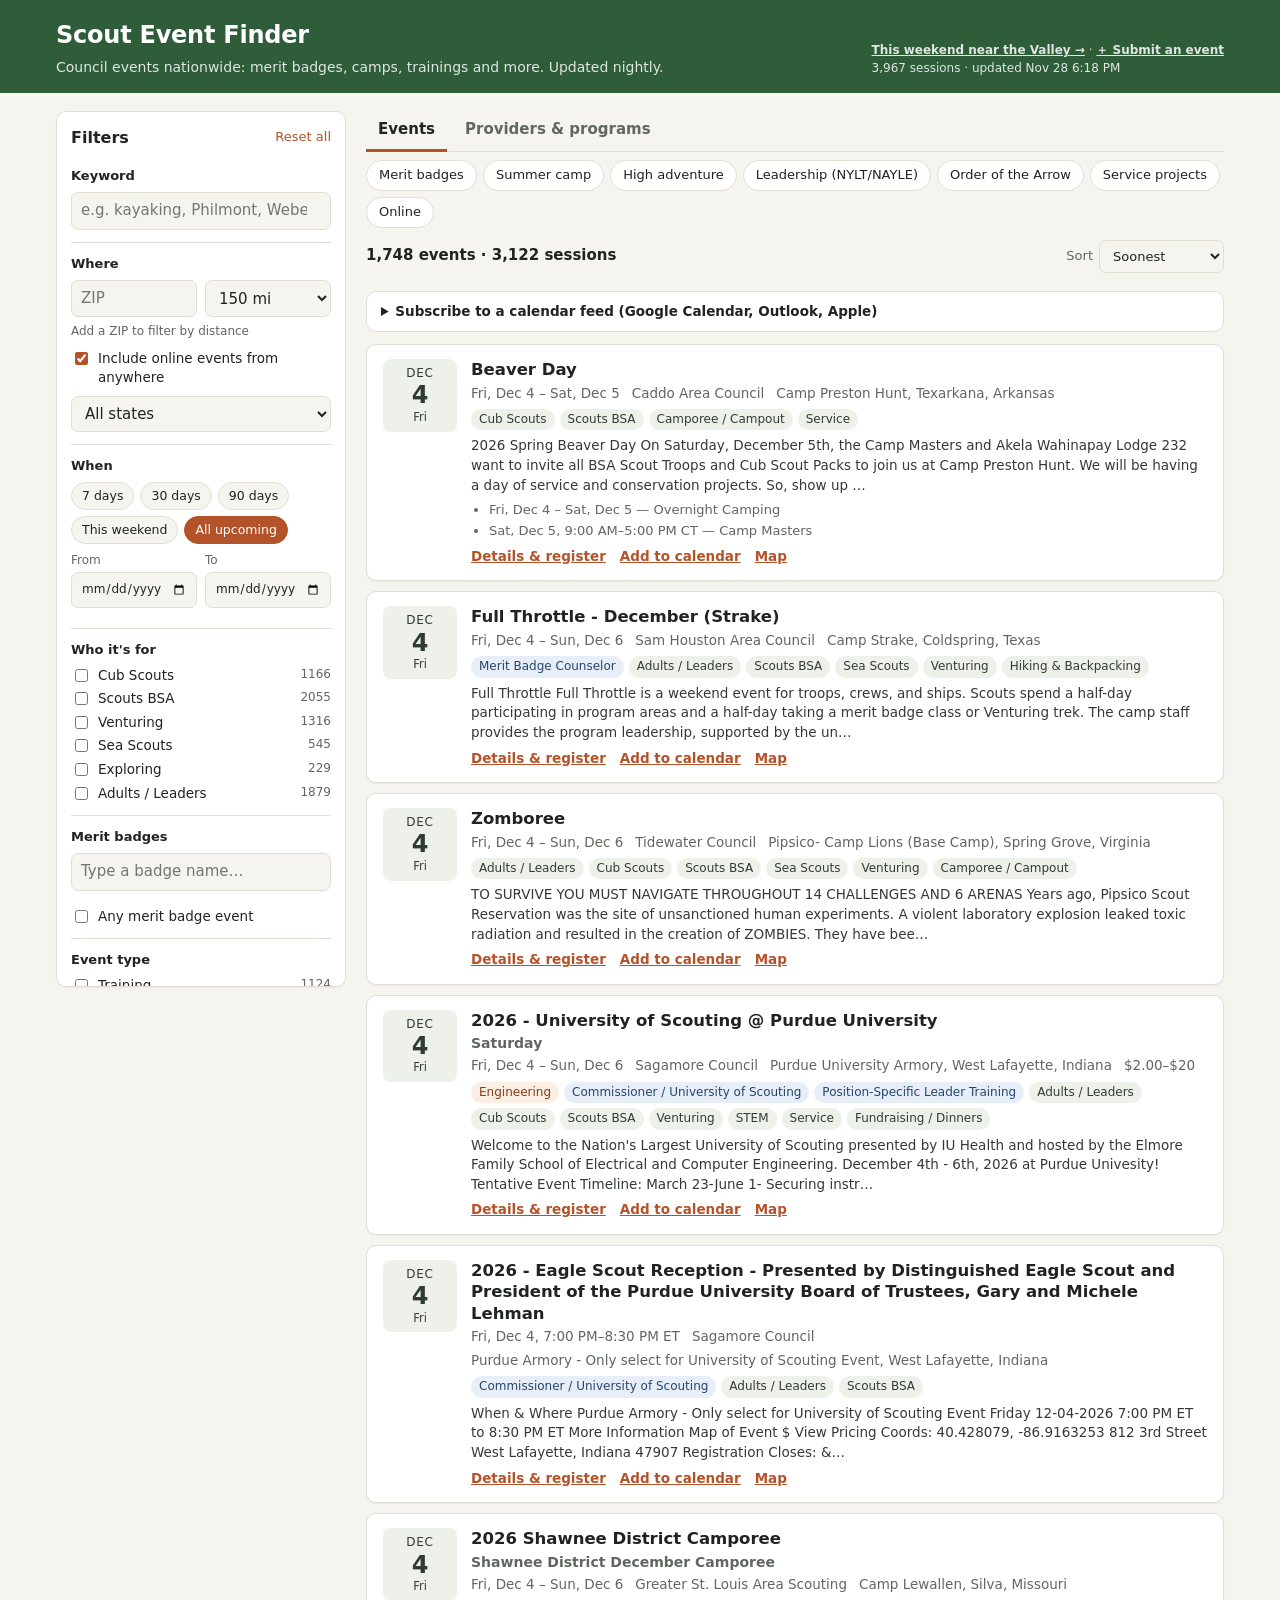
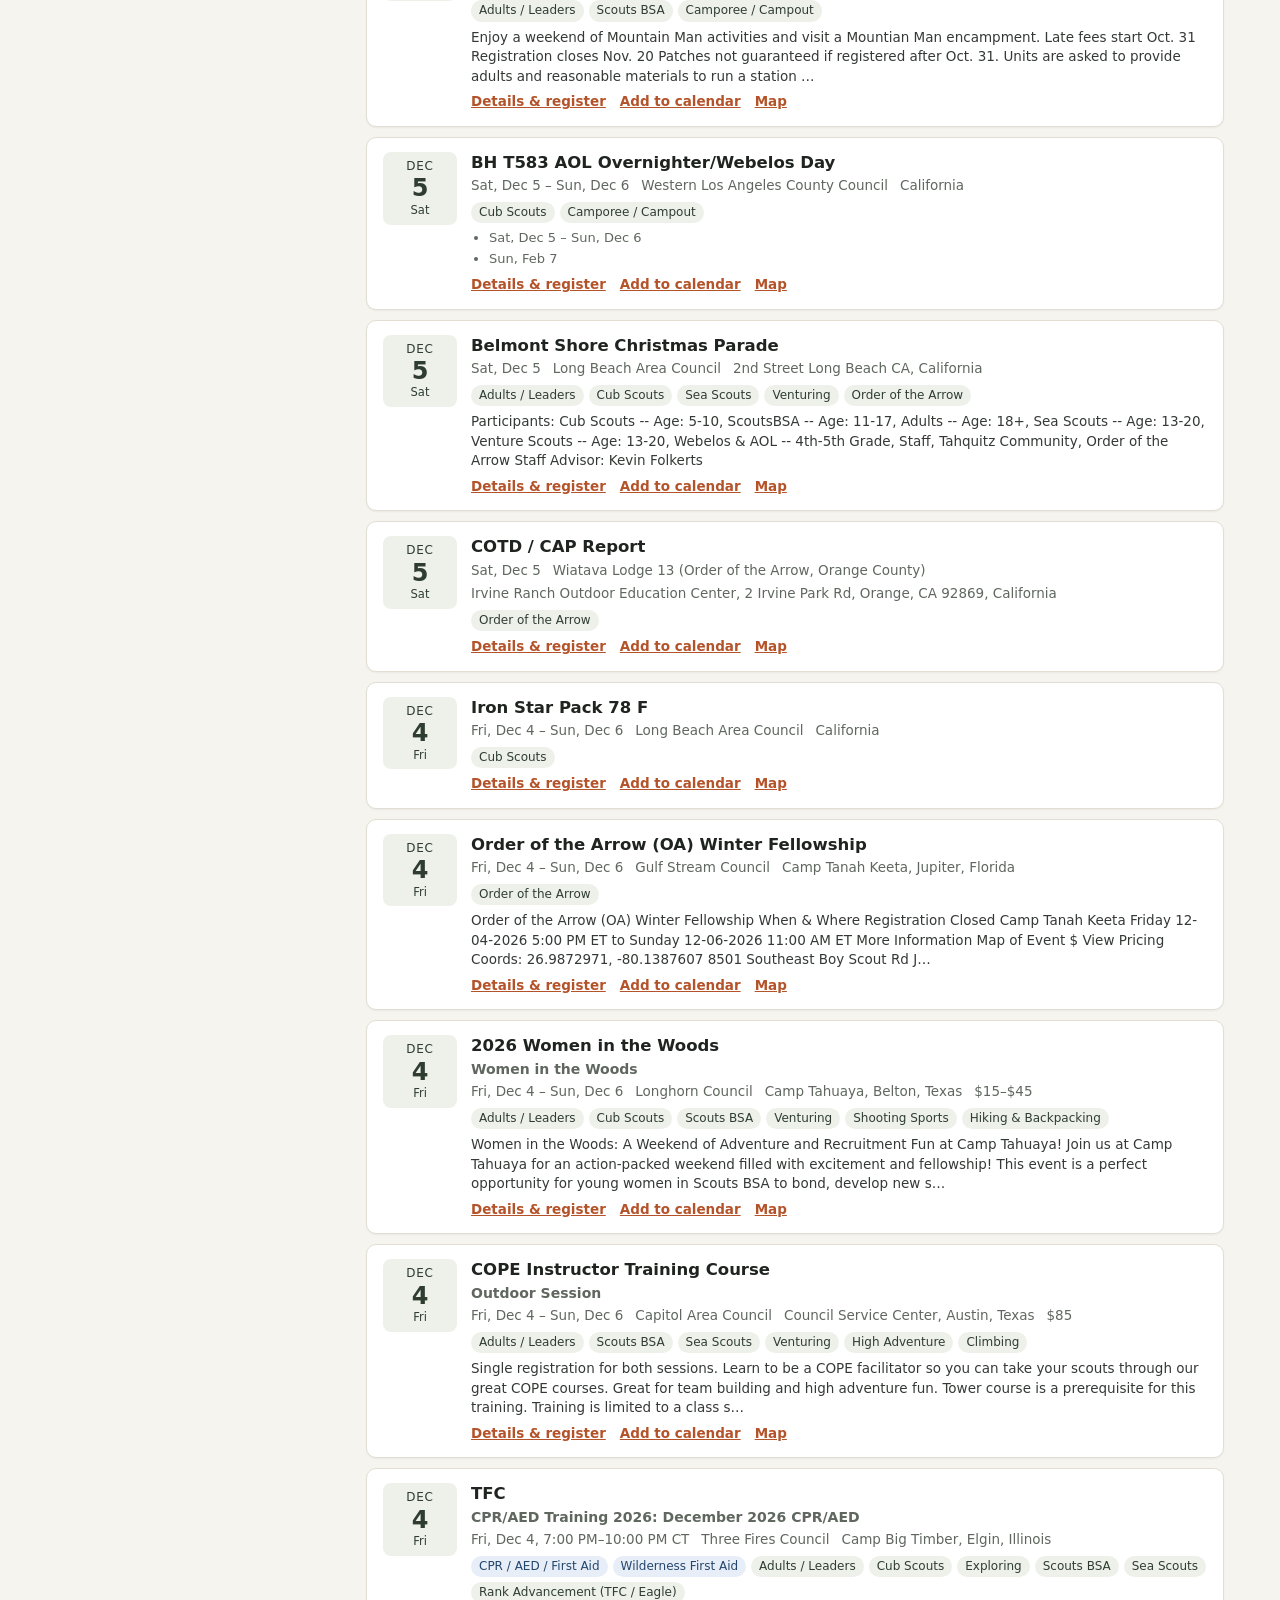
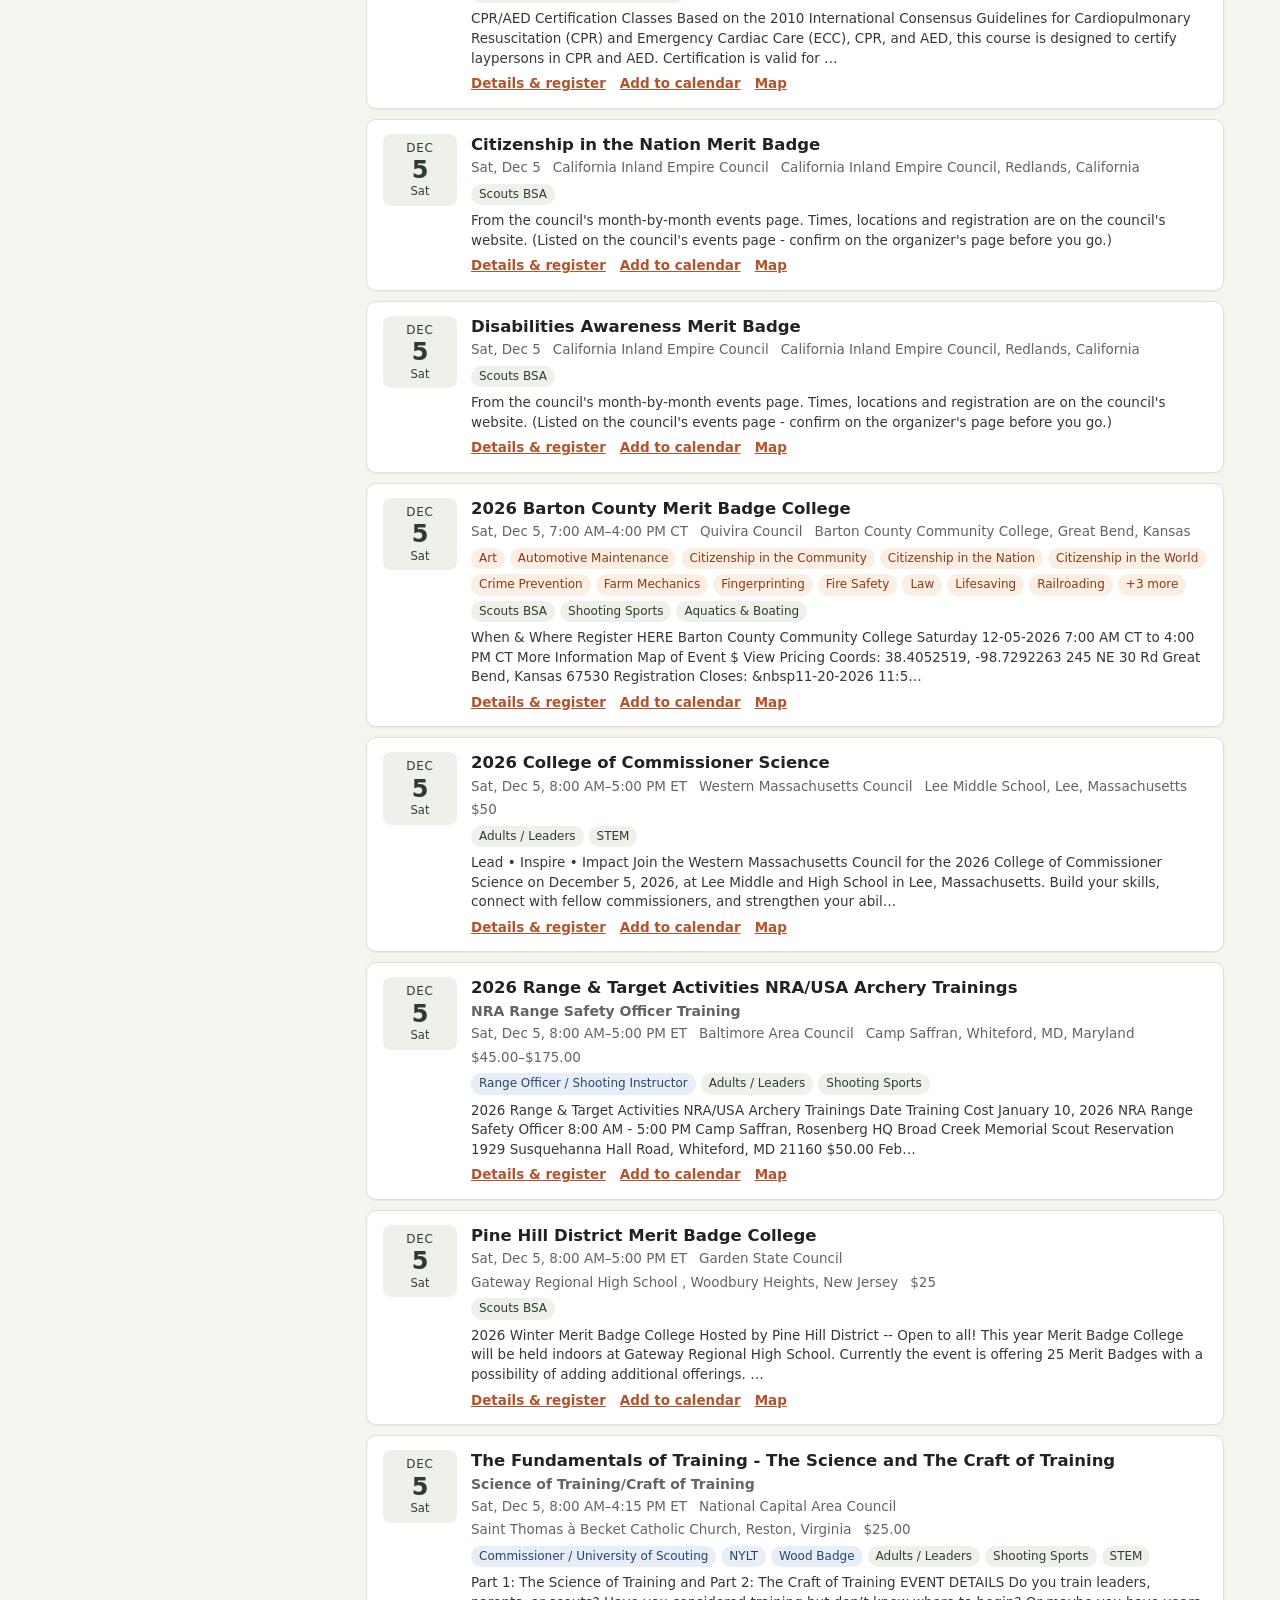
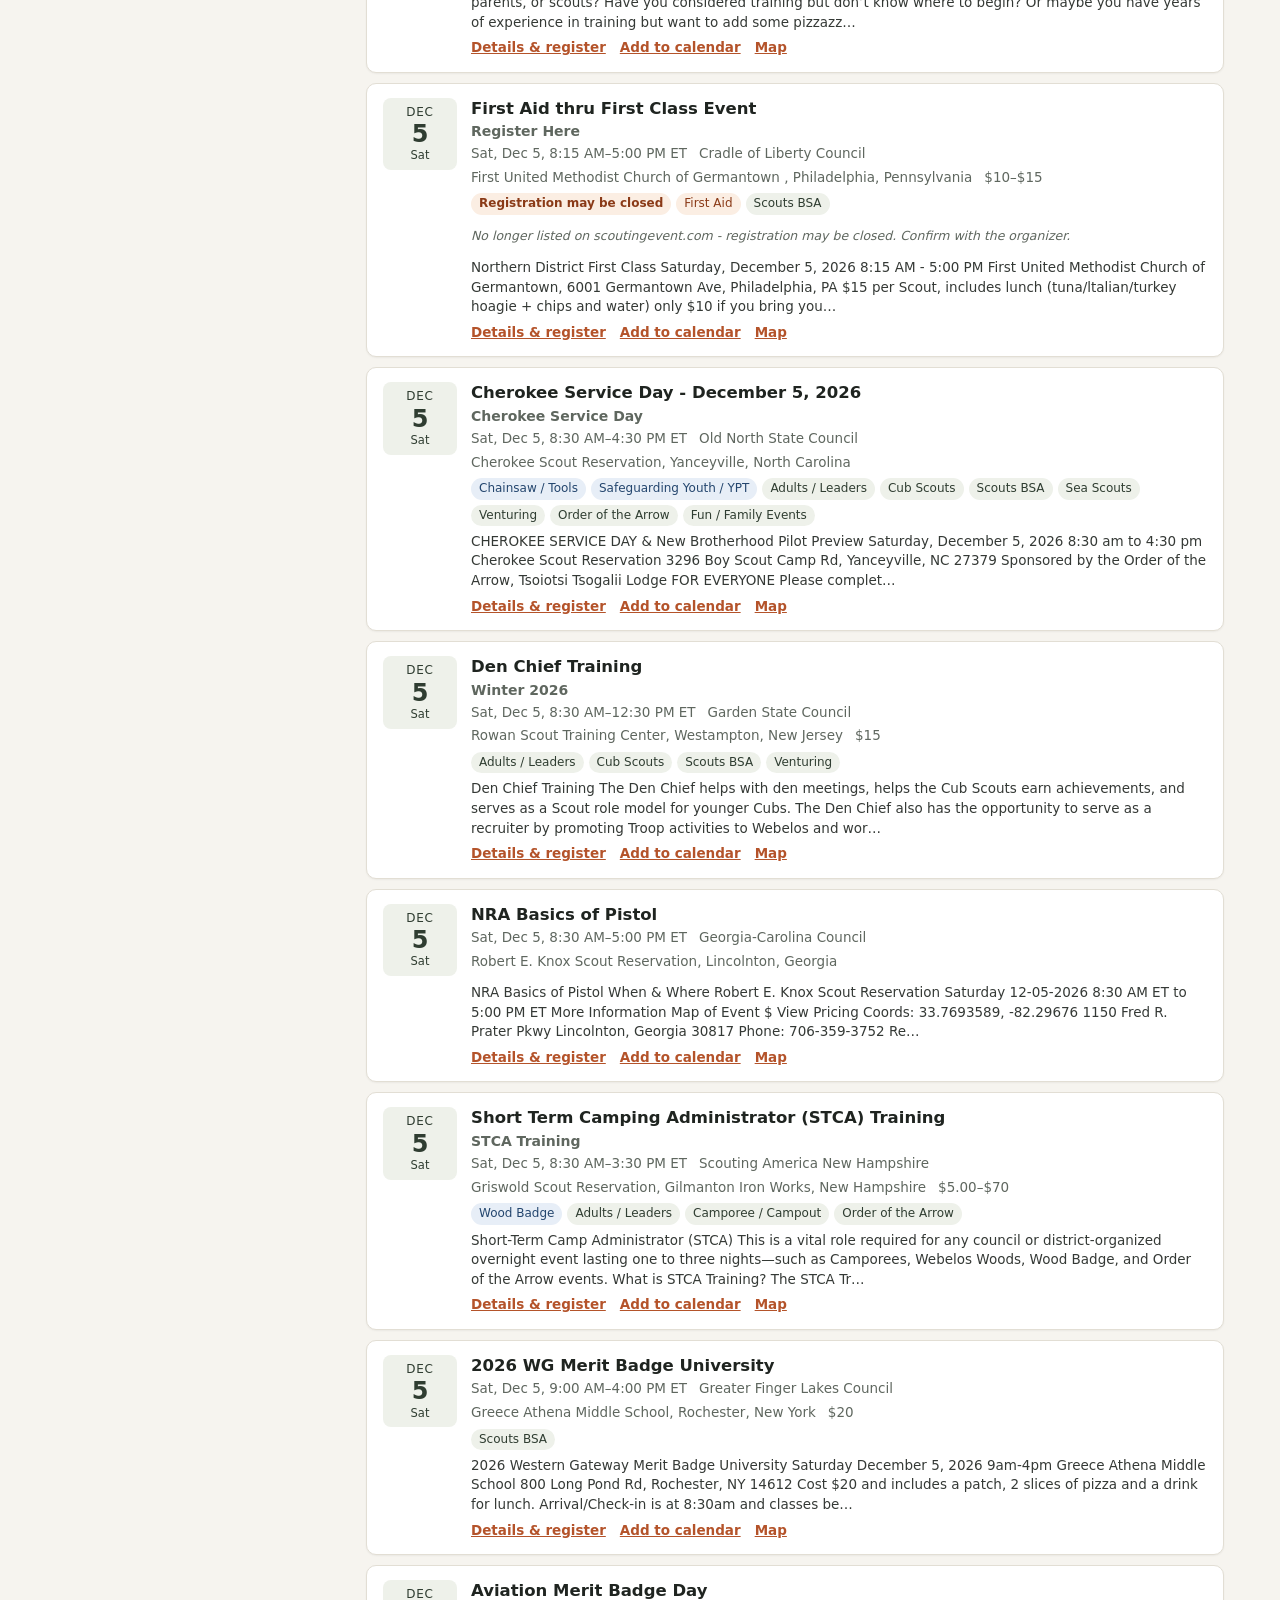
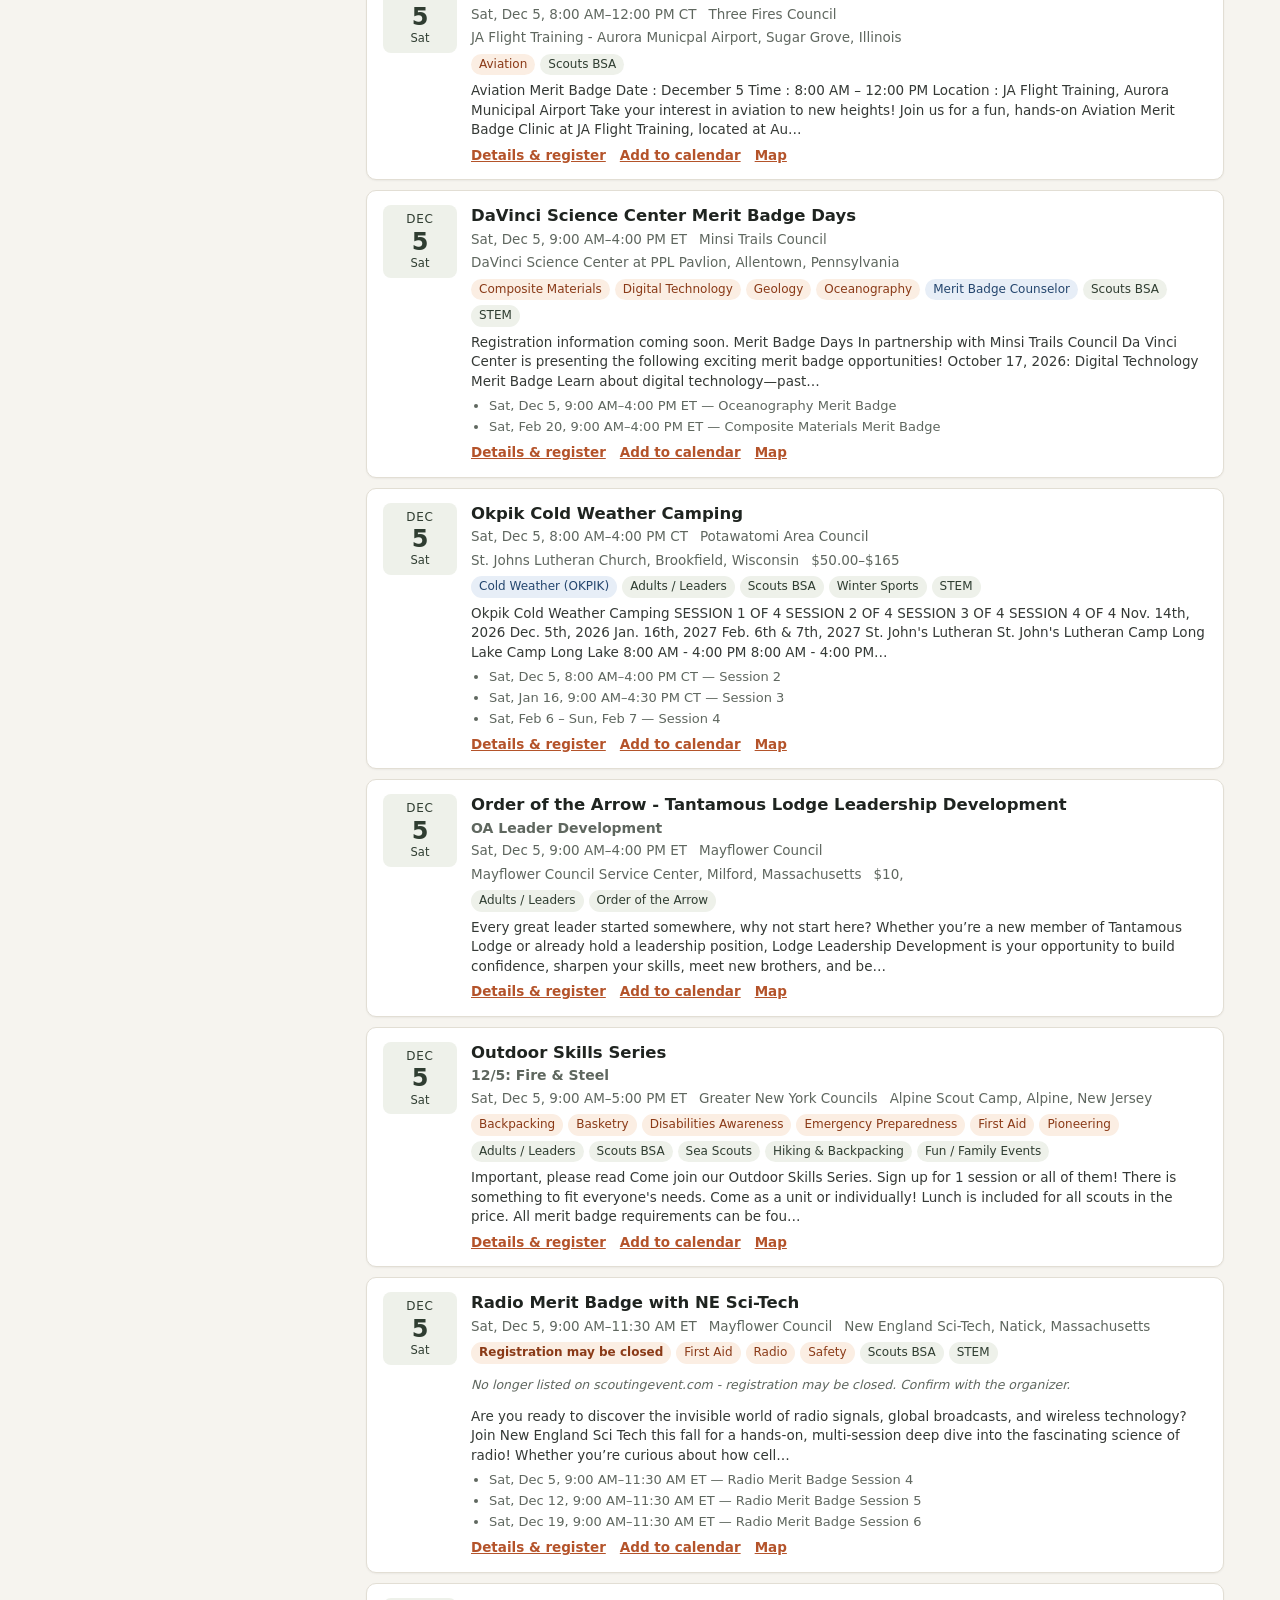
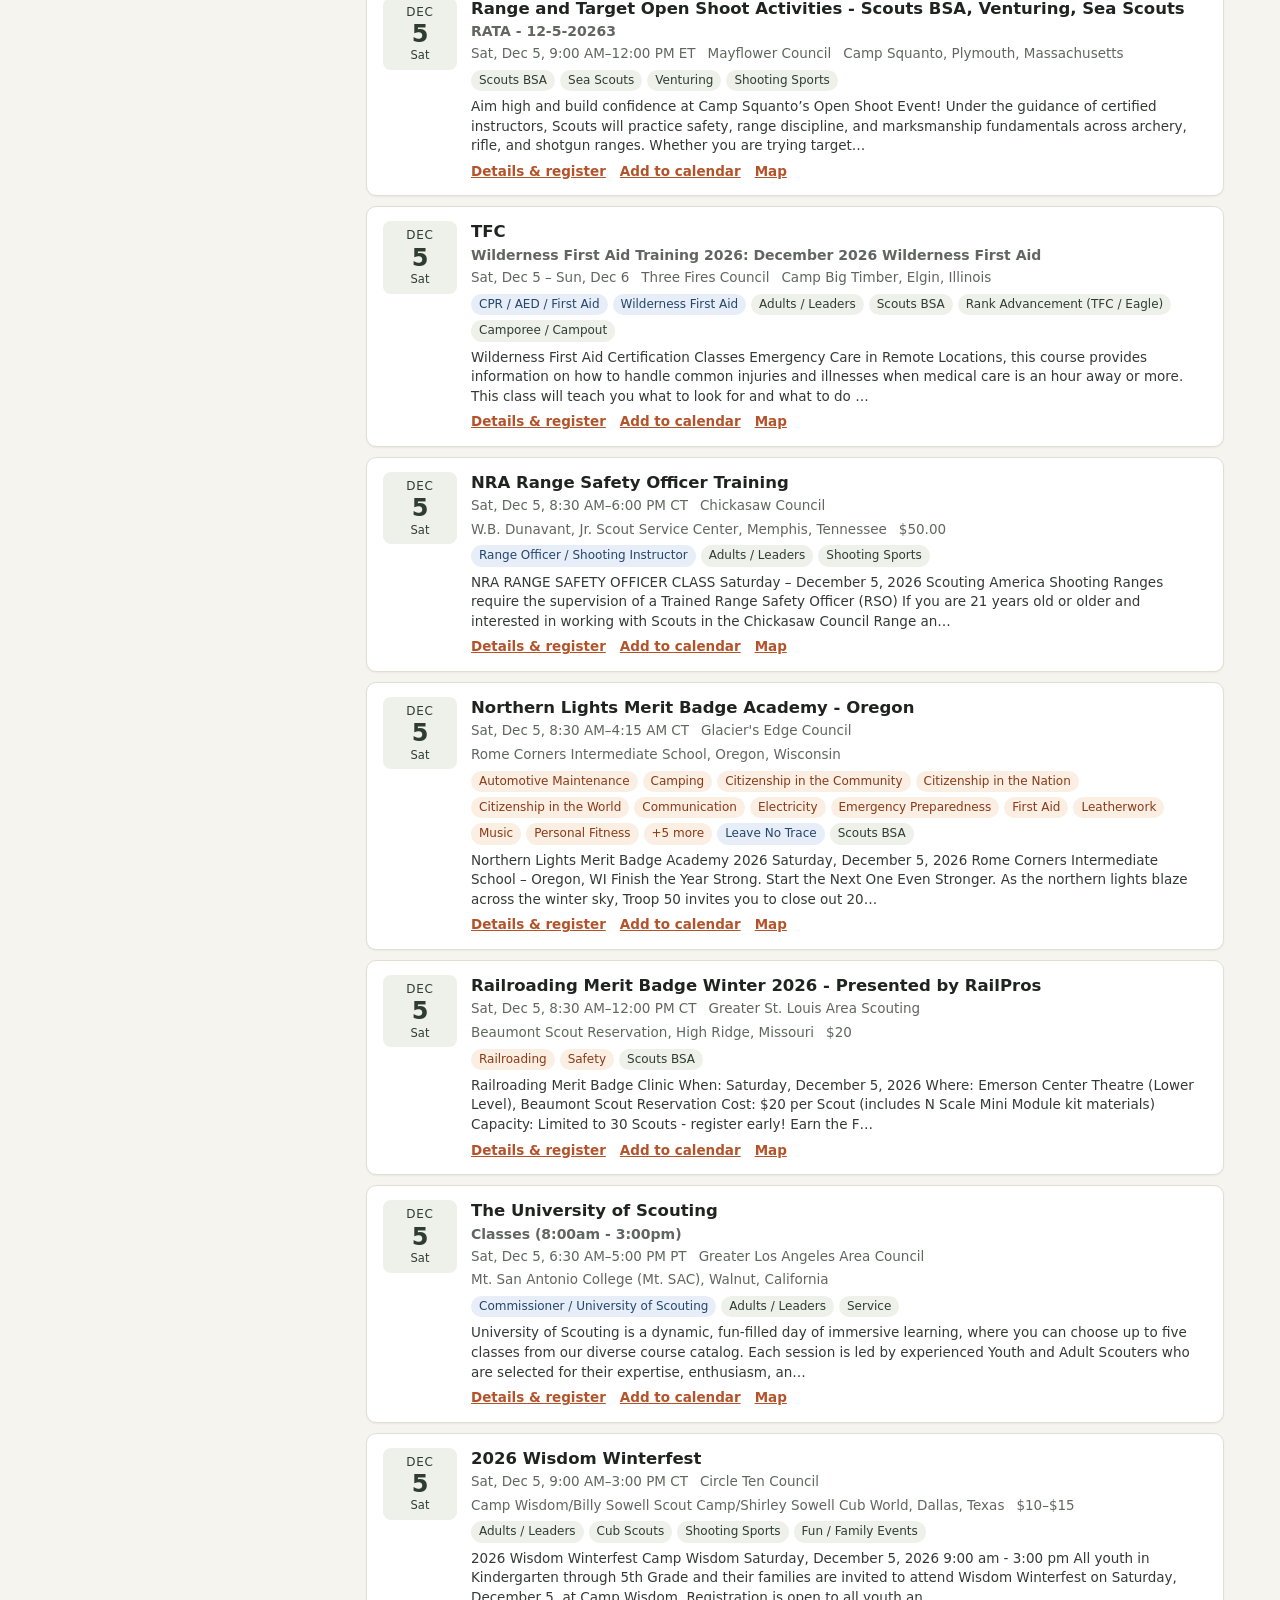
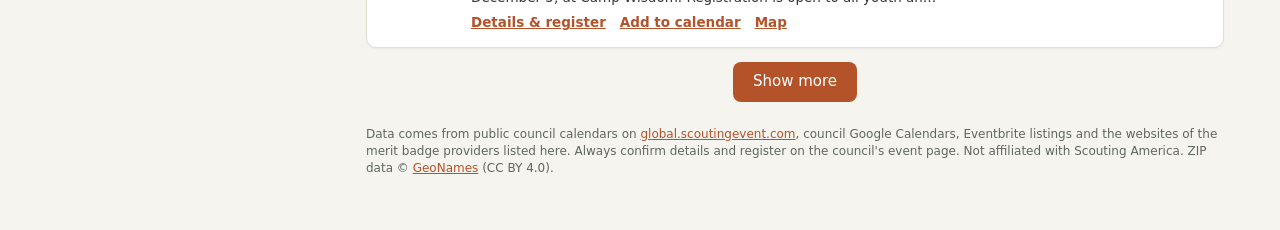
<file: docs/index.html>
<!doctype html>
<html lang="en">
<head>
<meta charset="utf-8">
<meta name="viewport" content="width=device-width, initial-scale=1">
<title>Scout Event Finder</title>
<meta name="description" content="Search Scouting America council events nationwide by merit badge, training, distance, date and program.">
<link rel="icon" href="data:image/svg+xml,%3Csvg xmlns='http://www.w3.org/2000/svg' viewBox='0 0 32 32'%3E%3Ccircle cx='16' cy='16' r='14' fill='%23b4532a'/%3E%3Cpath d='M16 6l3 8h-6z M16 26l-3-8h6z' fill='%23fff'/%3E%3C/svg%3E">
<link rel="stylesheet" href="style.css?v=4">
</head>
<body>
<header class="top">
  <div class="wrap top-inner">
    <div>
      <h1>Scout Event Finder</h1>
      <p class="sub">Council events nationwide: merit badges, camps, trainings and more. Updated nightly.</p>
    </div>
    <div class="updated"><a class="toplink" href="weekend.html">This weekend near the Valley →</a> · <a class="toplink" href="https://docs.google.com/forms/d/e/1FAIpQLSdktVxbtSB6HdrgOwtVdEUB7reJ4B63ZYVJmLdXQ4ExE-x5kQ/viewform" target="_blank" rel="noopener">＋ Submit an event</a><br><span id="updated">Loading…</span></div>
  </div>
</header>

<main class="wrap layout">
  <aside class="filters" id="filters" aria-label="Filters">
    <div class="filters-head">
      <h2>Filters</h2>
      <button type="button" class="link" id="reset">Reset all</button>
      <button type="button" class="close-filters" id="closeFilters" aria-label="Close filters">✕</button>
    </div>

    <section>
      <label class="lbl" for="q">Keyword</label>
      <input id="q" type="search" placeholder="e.g. kayaking, Philmont, Webelos">
    </section>

    <section>
      <div class="lbl">Where</div>
      <div class="row2">
        <input id="zip" inputmode="numeric" maxlength="5" placeholder="ZIP" aria-label="ZIP code">
        <select id="radius" aria-label="Distance">
          <option value="5">5 mi</option><option value="10">10 mi</option><option value="15">15 mi</option><option value="25">25 mi</option><option value="50">50 mi</option>
          <option value="100">100 mi</option><option value="150" selected>150 mi</option>
          <option value="250">250 mi</option><option value="500">500 mi</option>
          <option value="0">Any distance</option>
        </select>
      </div>
      <div class="hint" id="zipHint"></div>
      <label class="check"><input type="checkbox" id="includeOnline" checked> Include online events from anywhere</label>
      <select id="state" aria-label="State"><option value="">All states</option></select>
    </section>

    <section>
      <div class="lbl">When</div>
      <div class="chips" id="datePresets">
        <button type="button" data-days="7">7 days</button>
        <button type="button" data-days="30">30 days</button>
        <button type="button" data-days="90">90 days</button>
        <button type="button" data-days="weekend">This weekend</button>
        <button type="button" data-days="all" class="on">All upcoming</button>
      </div>
      <div class="row2">
        <label class="mini">From<input id="from" type="date"></label>
        <label class="mini">To<input id="to" type="date"></label>
      </div>
    </section>

    <section>
      <div class="lbl">Who it's for</div>
      <div class="checks" id="programs"></div>
    </section>

    <section>
      <label class="lbl" for="badgeInput">Merit badges</label>
      <input id="badgeInput" list="badgeList" placeholder="Type a badge name…">
      <datalist id="badgeList"></datalist>
      <div class="picked" id="badgePicked"></div>
      <label class="check"><input type="checkbox" id="anyBadge"> Any merit badge event</label>
    </section>

    <section>
      <div class="lbl">Event type</div>
      <div class="checks" id="topics"></div>
    </section>

    <section>
      <div class="lbl">Training &amp; certifications</div>
      <div class="checks scroll" id="trainings"></div>
    </section>

    <section>
      <label class="lbl" for="council">Council</label>
      <select id="council"><option value="">All councils</option></select>
    </section>

    <section>
      <div class="lbl">Clean-up</div>
      <label class="check"><input type="checkbox" id="hideLong" checked> Hide long-running listings (over 3 weeks, e.g. dues, sales)</label>
      <label class="check"><input type="checkbox" id="hideFund" checked> Hide fundraisers &amp; dinners</label>
      <label class="check"><input type="checkbox" id="hideAdmin" checked> Hide meetings &amp; admin (committees, roundtables, boards of review)</label>
      <label class="check"><input type="checkbox" id="newOnly"> Only events added in the last 7 days</label>
    </section>
  </aside>

  <section class="results" aria-live="polite">
    <div class="tabs" role="tablist">
      <button type="button" role="tab" id="tabEvents" class="on" aria-selected="true">Events</button>
      <button type="button" role="tab" id="tabProviders" aria-selected="false">Providers &amp; programs</button>
    </div>
    <div class="quick" id="quick" aria-label="Quick picks"></div>
    <div class="toolbar">
      <button type="button" class="open-filters" id="openFilters">Filters</button>
      <div class="count" id="count"></div>
      <label class="sort">Sort
        <select id="sort">
          <option value="date">Soonest</option>
          <option value="dist">Closest</option>
          <option value="new">Newly added</option>
        </select>
      </label>
    </div>
    <div class="active" id="activeFilters"></div>
    <details class="subscribe" id="subscribe">
      <summary>Subscribe to a calendar feed (Google Calendar, Outlook, Apple)</summary>
      <p>Copy a link and add it to your calendar app ("Add calendar → From URL" in Google Calendar). It refreshes automatically as new events are posted.</p>
      <div id="feedLinks">Loading…</div>
    </details>
    <div id="list"></div>
    <button type="button" class="more" id="more" hidden>Show more</button>
    <p class="foot">Data comes from public council calendars on
      <a href="https://global.scoutingevent.com/" target="_blank" rel="noopener">global.scoutingevent.com</a>, council Google Calendars,
      Eventbrite listings and the websites of the merit badge providers listed here.
      Always confirm details and register on the council's event page. Not affiliated with Scouting America.
      ZIP data © <a href="https://www.geonames.org/" target="_blank" rel="noopener">GeoNames</a> (CC BY 4.0).</p>
  </section>
</main>
<script src="app.js?v=4"></script>
</body>
</html>
</file>
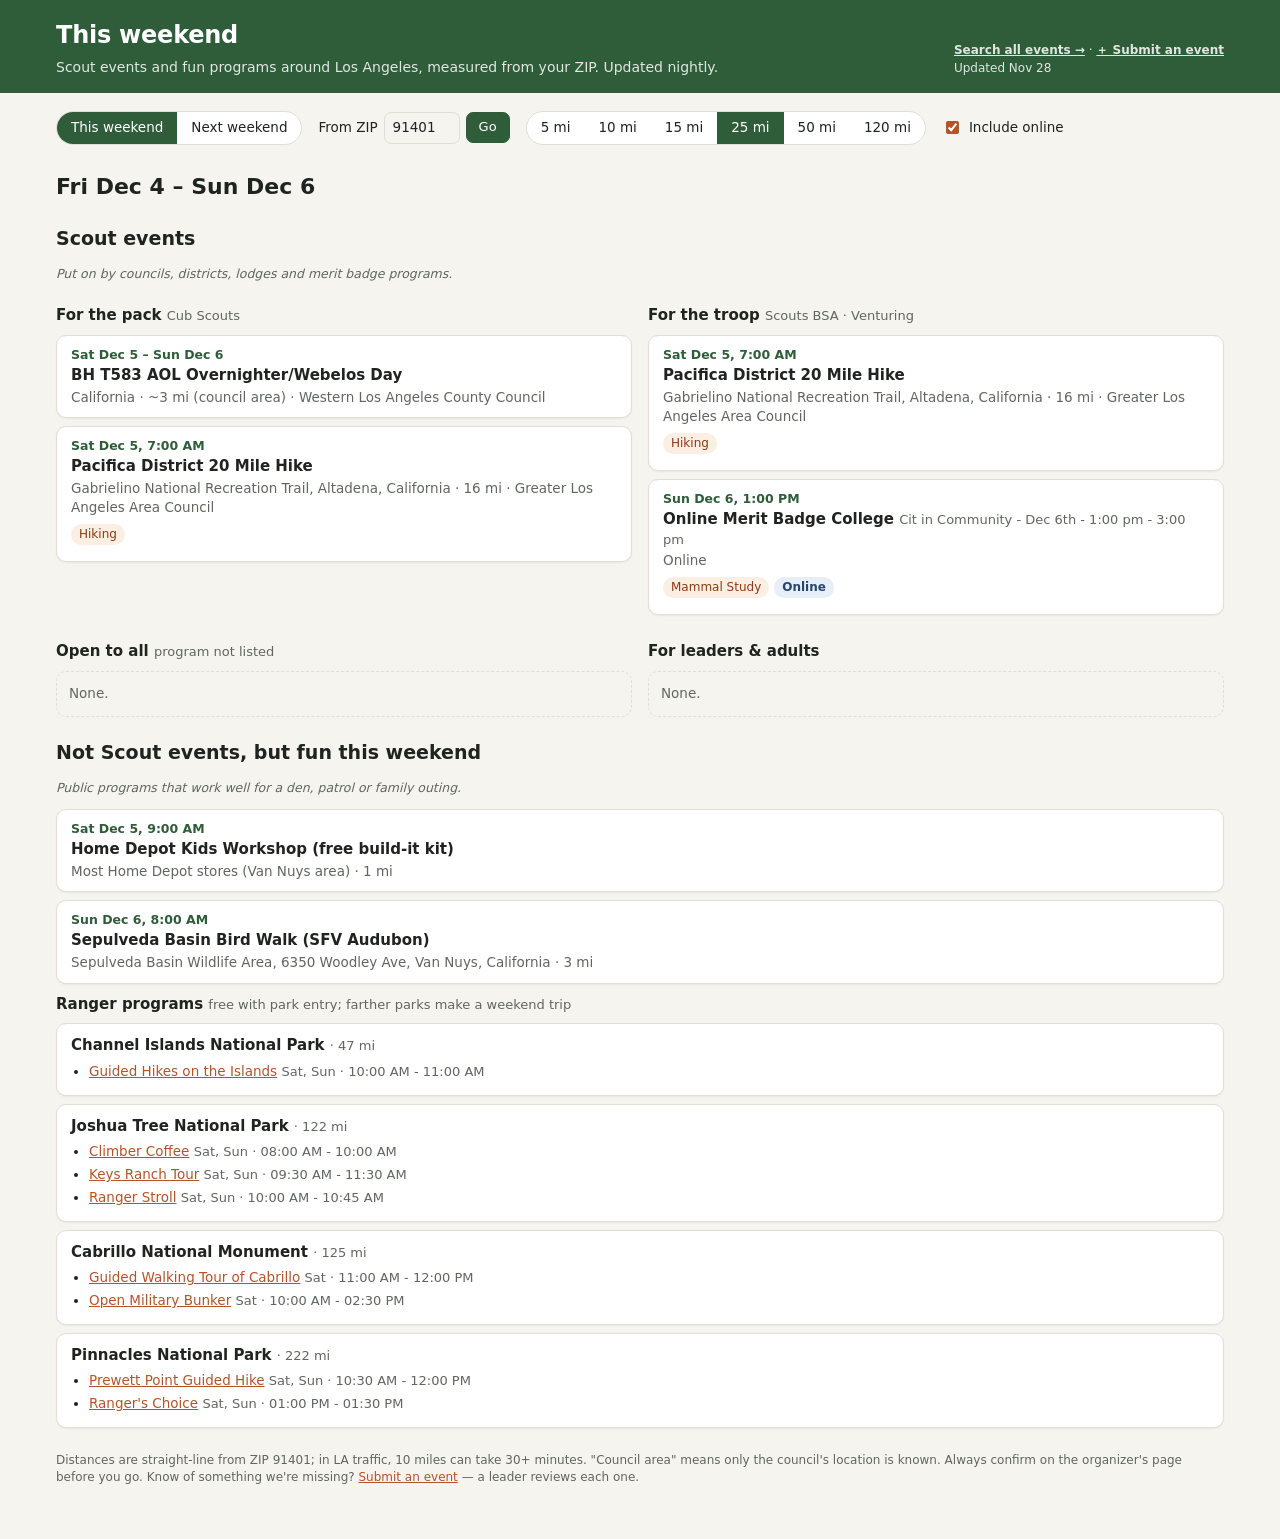
<file: docs/weekend.html>
<!doctype html>
<html lang="en">
<head>
<meta charset="utf-8">
<meta name="viewport" content="width=device-width, initial-scale=1">
<title>This Weekend · Scout Event Finder</title>
<meta name="description" content="Scout events and family-friendly programs this weekend near the San Fernando Valley, updated nightly.">
<link rel="icon" href="data:image/svg+xml,%3Csvg xmlns='http://www.w3.org/2000/svg' viewBox='0 0 32 32'%3E%3Ccircle cx='16' cy='16' r='14' fill='%23b4532a'/%3E%3Cpath d='M16 6l3 8h-6z M16 26l-3-8h6z' fill='%23fff'/%3E%3C/svg%3E">
<link rel="stylesheet" href="style.css?v=4">
</head>
<body>
<header class="top">
  <div class="wrap top-inner">
    <div>
      <h1>This weekend</h1>
      <p class="sub">Scout events and fun programs around Los Angeles, measured from your ZIP. Updated nightly.</p>
    </div>
    <div class="updated"><a class="toplink" href="./">Search all events →</a> · <a class="toplink" href="https://docs.google.com/forms/d/e/1FAIpQLSdktVxbtSB6HdrgOwtVdEUB7reJ4B63ZYVJmLdXQ4ExE-x5kQ/viewform" target="_blank" rel="noopener">＋ Submit an event</a><br><span id="updated">Loading…</span></div>
  </div>
</header>

<main class="wrap wk">
  <div class="wk-controls">
    <div class="seg" role="group" aria-label="Which weekend">
      <button type="button" data-wk="0" class="on">This weekend</button>
      <button type="button" data-wk="1">Next weekend</button>
    </div>
    <form class="zipf" id="zipForm" autocomplete="off">
      <label for="zip">From ZIP</label>
      <input id="zip" inputmode="numeric" maxlength="5" pattern="[0-9]{5}" value="91401" aria-label="Your ZIP code">
      <button type="submit">Go</button>
    </form>
    <div class="seg" role="group" aria-label="Distance">
      <button type="button" data-mi="5">5 mi</button>
      <button type="button" data-mi="10">10 mi</button>
      <button type="button" data-mi="15">15 mi</button>
      <button type="button" data-mi="25" class="on">25 mi</button>
      <button type="button" data-mi="50">50 mi</button>
      <button type="button" data-mi="120">120 mi</button>
    </div>
    <label class="check"><input type="checkbox" id="online" checked> Include online</label>
  </div>
  <div class="hint" id="zipMsg" role="status"></div>
  <h2 class="wk-dates" id="dates"></h2>

  <section class="wk-sec">
    <h2>Scout events</h2>
    <p class="ev-note">Put on by councils, districts, lodges and merit badge programs.</p>
    <div class="wk-cols">
      <div><h3>For the pack <span class="muted">Cub Scouts</span></h3><div id="pack"></div></div>
      <div><h3>For the troop <span class="muted">Scouts BSA · Venturing</span></h3><div id="troop"></div></div>
    </div>
    <div class="wk-cols">
      <div><h3>Open to all <span class="muted">program not listed</span></h3><div id="open"></div></div>
      <div><h3>For leaders &amp; adults</h3><div id="adults"></div></div>
    </div>
  </section>

  <section class="wk-sec">
    <h2>Not Scout events, but fun this weekend</h2>
    <p class="ev-note">Public programs that work well for a den, patrol or family outing.</p>
    <div id="public"></div>
  </section>

  <section class="wk-sec" id="alertsec" hidden>
    <h2>Park alerts</h2>
    <div id="alerts"></div>
  </section>
  <p class="foot">Distances are straight-line from ZIP <span id="fromZip">91401</span>; in LA traffic, 10 miles can take 30+ minutes. "Council area" means only the council's location is known. Always confirm on the organizer's page before you go. Know of something we're missing? <a href="https://docs.google.com/forms/d/e/1FAIpQLSdktVxbtSB6HdrgOwtVdEUB7reJ4B63ZYVJmLdXQ4ExE-x5kQ/viewform" target="_blank" rel="noopener">Submit an event</a> &mdash; a leader reviews each one.</p>
</main>
<script src="weekend.js?v=7"></script>
</body>
</html>
</file>
<file: docs/style.css>
:root {
  --bg: #f6f4ef; --panel: #ffffff; --ink: #1f2420; --muted: #5f675f; --line: #e2ded4;
  --accent: #b4532a; --accent-ink: #ffffff; --green: #2f5d3a; --chip: #eef1ea; --chip-ink: #2f3d31;
  --badge: #fbeee3; --badge-ink: #8a3a17; --train: #e7eef7; --train-ink: #24466e; --new: #2f5d3a;
  --shadow: 0 1px 2px rgba(0,0,0,.05);
}
@media (prefers-color-scheme: dark) {
  :root {
    --bg: #161916; --panel: #1f231f; --ink: #e9ece6; --muted: #a2aa9f; --line: #333a33;
    --accent: #e0814f; --accent-ink: #1a1a1a; --green: #8cc79a; --chip: #2a312a; --chip-ink: #cfdccb;
    --badge: #3a2a20; --badge-ink: #f2b48f; --train: #1f2c3b; --train-ink: #a9c6ea; --new: #8cc79a;
    --shadow: none;
  }
}
* { box-sizing: border-box; }
body { margin: 0; background: var(--bg); color: var(--ink);
  font: 15px/1.45 system-ui, -apple-system, "Segoe UI", Roboto, sans-serif; }
a { color: var(--accent); }
.wrap { max-width: 1200px; margin: 0 auto; padding: 0 16px; }

.top { background: var(--green); color: #fff; }
@media (prefers-color-scheme: dark) { .top { background: #233326; } }
.top-inner { display: flex; justify-content: space-between; align-items: flex-end; gap: 12px; padding-top: 18px; padding-bottom: 16px; flex-wrap: wrap; }
.top h1 { margin: 0; font-size: 24px; letter-spacing: -.01em; }
.top .sub { margin: 4px 0 0; opacity: .85; font-size: 14px; }
.updated { font-size: 12px; opacity: .85; }

.layout { display: grid; grid-template-columns: 290px 1fr; gap: 20px; padding-top: 18px; padding-bottom: 40px; }

/* Filters */
.filters { background: var(--panel); border: 1px solid var(--line); border-radius: 10px; padding: 14px;
  align-self: start; position: sticky; top: 12px; max-height: calc(100vh - 24px); overflow: auto; box-shadow: var(--shadow); }
.filters-head { display: flex; align-items: center; gap: 8px; margin-bottom: 6px; }
.filters-head h2 { font-size: 16px; margin: 0; flex: 1; }
.filters section { border-top: 1px solid var(--line); padding: 12px 0; }
.filters section:first-of-type { border-top: 0; }
.lbl { display: block; font-weight: 600; font-size: 13px; margin-bottom: 6px; }
input, select { font: inherit; color: var(--ink); background: var(--bg); border: 1px solid var(--line);
  border-radius: 7px; padding: 7px 9px; width: 100%; }
input[type=checkbox] { width: auto; accent-color: var(--accent); }
.row2 { display: grid; grid-template-columns: 1fr 1fr; gap: 8px; margin-bottom: 8px; }
.mini { font-size: 12px; color: var(--muted); display: grid; gap: 3px; }
.hint { font-size: 12px; color: var(--muted); margin: -2px 0 8px; min-height: 1em; }
.checks { display: grid; gap: 4px; }
.checks.scroll { max-height: 190px; overflow: auto; padding-right: 4px; }
.check { display: flex; gap: 7px; align-items: flex-start; font-size: 13.5px; cursor: pointer; }
.check input { margin-top: 3px; }
.check .n { color: var(--muted); font-size: 12px; margin-left: auto; padding-left: 6px; }
.chips { display: flex; flex-wrap: wrap; gap: 6px; margin-bottom: 8px; }
.chips button, .picked button { font: inherit; font-size: 12.5px; border: 1px solid var(--line); background: var(--bg);
  color: var(--ink); border-radius: 999px; padding: 4px 10px; cursor: pointer; }
.chips button.on { background: var(--accent); color: var(--accent-ink); border-color: var(--accent); }
.picked { display: flex; flex-wrap: wrap; gap: 6px; margin: 8px 0; }
.picked button { background: var(--badge); color: var(--badge-ink); border-color: transparent; }
button.link { background: none; border: 0; color: var(--accent); cursor: pointer; font: inherit; font-size: 13px; padding: 0; }
.close-filters, .open-filters { display: none; }

/* Results */
.toolbar { display: flex; align-items: center; gap: 12px; margin-bottom: 8px; flex-wrap: wrap; }
.count { font-weight: 600; flex: 1; }
.sort { font-size: 13px; color: var(--muted); display: flex; align-items: center; gap: 6px; }
.sort select { width: auto; }
.active { display: flex; flex-wrap: wrap; gap: 6px; margin-bottom: 10px; }
.active span { font-size: 12px; background: var(--chip); color: var(--chip-ink); border-radius: 999px; padding: 3px 9px; }

.card { background: var(--panel); border: 1px solid var(--line); border-radius: 10px; padding: 14px 16px;
  margin-bottom: 10px; display: grid; grid-template-columns: 74px 1fr; gap: 14px; box-shadow: var(--shadow); }
.date { text-align: center; border-radius: 8px; background: var(--chip); color: var(--chip-ink); padding: 6px 4px; align-self: start; }
.date .m { font-size: 12px; text-transform: uppercase; letter-spacing: .06em; }
.date .d { font-size: 24px; font-weight: 700; line-height: 1.1; }
.date .w { font-size: 11.5px; }
.card h3 { margin: 0; font-size: 16.5px; line-height: 1.3; }
.card h3 a { color: var(--ink); text-decoration: none; }
.card h3 a:hover { text-decoration: underline; }
.meta { color: var(--muted); font-size: 13.5px; margin: 3px 0 6px; display: flex; flex-wrap: wrap; gap: 4px 12px; }
.meta .dist { color: var(--green); font-weight: 600; }
.tags { display: flex; flex-wrap: wrap; gap: 5px; margin: 6px 0; }
.tag { font-size: 12px; border-radius: 999px; padding: 2px 8px; background: var(--chip); color: var(--chip-ink); }
.tag.b { background: var(--badge); color: var(--badge-ink); }
.tag.t { background: var(--train); color: var(--train-ink); }
.tag.new { background: var(--new); color: var(--panel); font-weight: 600; }
.desc { font-size: 13.5px; color: var(--ink); opacity: .9; margin: 6px 0; overflow-wrap: anywhere; }
.sessions { font-size: 13px; margin: 6px 0 2px; padding-left: 18px; color: var(--muted); }
.sessions li { margin: 2px 0; }
.actions { display: flex; gap: 14px; flex-wrap: wrap; margin-top: 6px; font-size: 13.5px; }
.actions a, .actions button { font-weight: 600; }
.actions button { background: none; border: 0; color: var(--accent); cursor: pointer; font: inherit; font-weight: 600; padding: 0; text-decoration: underline; }
.more { display: block; margin: 14px auto; font: inherit; background: var(--accent); color: var(--accent-ink);
  border: 0; border-radius: 8px; padding: 9px 20px; cursor: pointer; }
.empty { background: var(--panel); border: 1px dashed var(--line); border-radius: 10px; padding: 24px; text-align: center; color: var(--muted); }
.foot { font-size: 12px; color: var(--muted); margin-top: 24px; }

@media (max-width: 860px) {
  .layout { grid-template-columns: 1fr; }
  .filters { position: fixed; inset: 0; z-index: 20; max-height: none; border-radius: 0; display: none; }
  .filters.open { display: block; }
  .close-filters { display: inline-block; background: none; border: 0; font-size: 20px; color: var(--ink); cursor: pointer; }
  .open-filters { display: inline-block; font: inherit; background: var(--accent); color: var(--accent-ink); border: 0; border-radius: 8px; padding: 7px 14px; }
  .card { grid-template-columns: 58px 1fr; gap: 10px; padding: 12px; }
  .date .d { font-size: 20px; }
}
.row2 > *, .row2 input { min-width: 0; }

.subscribe { background: var(--panel); border: 1px solid var(--line); border-radius: 10px; padding: 10px 14px; margin-bottom: 12px; font-size: 13.5px; }
.subscribe summary { cursor: pointer; font-weight: 600; }
.subscribe p { color: var(--muted); margin: 8px 0; }
.feed { display: flex; gap: 8px; align-items: center; margin: 6px 0; flex-wrap: wrap; }
.feed .name { min-width: 180px; font-weight: 600; }
.feed input { flex: 1; min-width: 200px; font-size: 12px; padding: 5px 7px; }
.feed button { font: inherit; font-size: 12px; border: 1px solid var(--line); background: var(--bg); color: var(--ink); border-radius: 6px; padding: 4px 10px; cursor: pointer; }
.more[hidden] { display: none; }
.sess { font-size: 14px; font-weight: 600; color: var(--muted); margin-top: 2px; }
.tag.online { background: var(--train); color: var(--train-ink); font-weight: 600; }
.filters .hint + .check { margin: 0 0 8px; }

.tabs { display: flex; gap: 6px; margin-bottom: 12px; border-bottom: 1px solid var(--line); }
.tabs button { font: inherit; font-weight: 600; background: none; border: 0; border-bottom: 3px solid transparent;
  color: var(--muted); padding: 8px 12px; cursor: pointer; margin-bottom: -1px; }
.tabs button.on { color: var(--ink); border-bottom-color: var(--accent); }
.prov { display: block; }
.prov .fmt { font-size: 12px; font-weight: 600; border-radius: 999px; padding: 2px 8px; background: var(--chip); color: var(--chip-ink); margin-left: 6px; vertical-align: middle; }
.prov .fmt.online { background: var(--train); color: var(--train-ink); }
.prov dl { display: grid; grid-template-columns: max-content 1fr; gap: 3px 12px; font-size: 13.5px; margin: 8px 0; }
.prov dt { color: var(--muted); }
.prov dd { margin: 0; }
.prov .dates { color: var(--green); font-weight: 600; }
.ev-note { font-size: 12.5px; color: var(--muted); font-style: italic; }
[hidden] { display: none !important; }

.quick { display: flex; flex-wrap: wrap; gap: 6px; margin: -4px 0 12px; }
.quick button { font: inherit; font-size: 13px; border: 1px solid var(--line); background: var(--panel); color: var(--ink);
  border-radius: 999px; padding: 5px 12px; cursor: pointer; }
.quick button.on { background: var(--green); color: #fff; border-color: var(--green); }
.quick button.clear { color: var(--muted); }

/* This weekend page */
.toplink { color: #fff; font-weight: 600; }
.wk { padding-top: 18px; padding-bottom: 40px; }
.wk-controls { display: flex; flex-wrap: wrap; gap: 10px 16px; align-items: center; }
.seg { display: inline-flex; border: 1px solid var(--line); border-radius: 999px; overflow: hidden; background: var(--panel); }
.seg button { font: inherit; font-size: 13.5px; border: 0; background: none; color: var(--ink); padding: 6px 14px; cursor: pointer; }
.seg button.on { background: var(--green); color: #fff; }
.wk-dates { font-size: 22px; margin: 16px 0 4px; }
.wk-sec { margin-top: 22px; }
.wk-sec > h2 { font-size: 19px; margin: 0; }
.wk-cols { display: grid; grid-template-columns: 1fr 1fr; gap: 16px; margin-top: 8px; }
.wk-cols h3, .wk-sub { font-size: 15px; margin: 10px 0 8px; }
.muted { color: var(--muted); font-weight: 400; font-size: 13px; }
.wk-card { background: var(--panel); border: 1px solid var(--line); border-radius: 10px; padding: 10px 14px; margin-bottom: 8px; box-shadow: var(--shadow); }
.wk-card h4 { margin: 2px 0; font-size: 15px; line-height: 1.3; }
.wk-card h4 a { color: var(--ink); text-decoration: none; }
.wk-card h4 a:hover { text-decoration: underline; }
.wk-card .meta { margin: 2px 0 0; }
.wk-when { font-size: 12.5px; font-weight: 600; color: var(--green); }
.wk-list { margin: 6px 0 0; padding-left: 18px; font-size: 13.5px; }
.wk-list li { margin: 3px 0; }
.wk-empty { color: var(--muted); font-size: 13.5px; border: 1px dashed var(--line); border-radius: 10px; padding: 12px; }
.wk-alert .wk-when { color: var(--accent); }
@media (max-width: 760px) { .wk-cols { grid-template-columns: 1fr; } }

.zipf { display: inline-flex; align-items: center; gap: 6px; font-size: 13.5px; }
.zipf input { width: 76px; padding: 5px 8px; }
.zipf button { font: inherit; font-size: 13px; border: 1px solid var(--green); background: var(--green); color: #fff; border-radius: 7px; padding: 5px 12px; cursor: pointer; }
.tag.closed { background: var(--badge); color: var(--badge-ink); font-weight: 600; }
</file>
